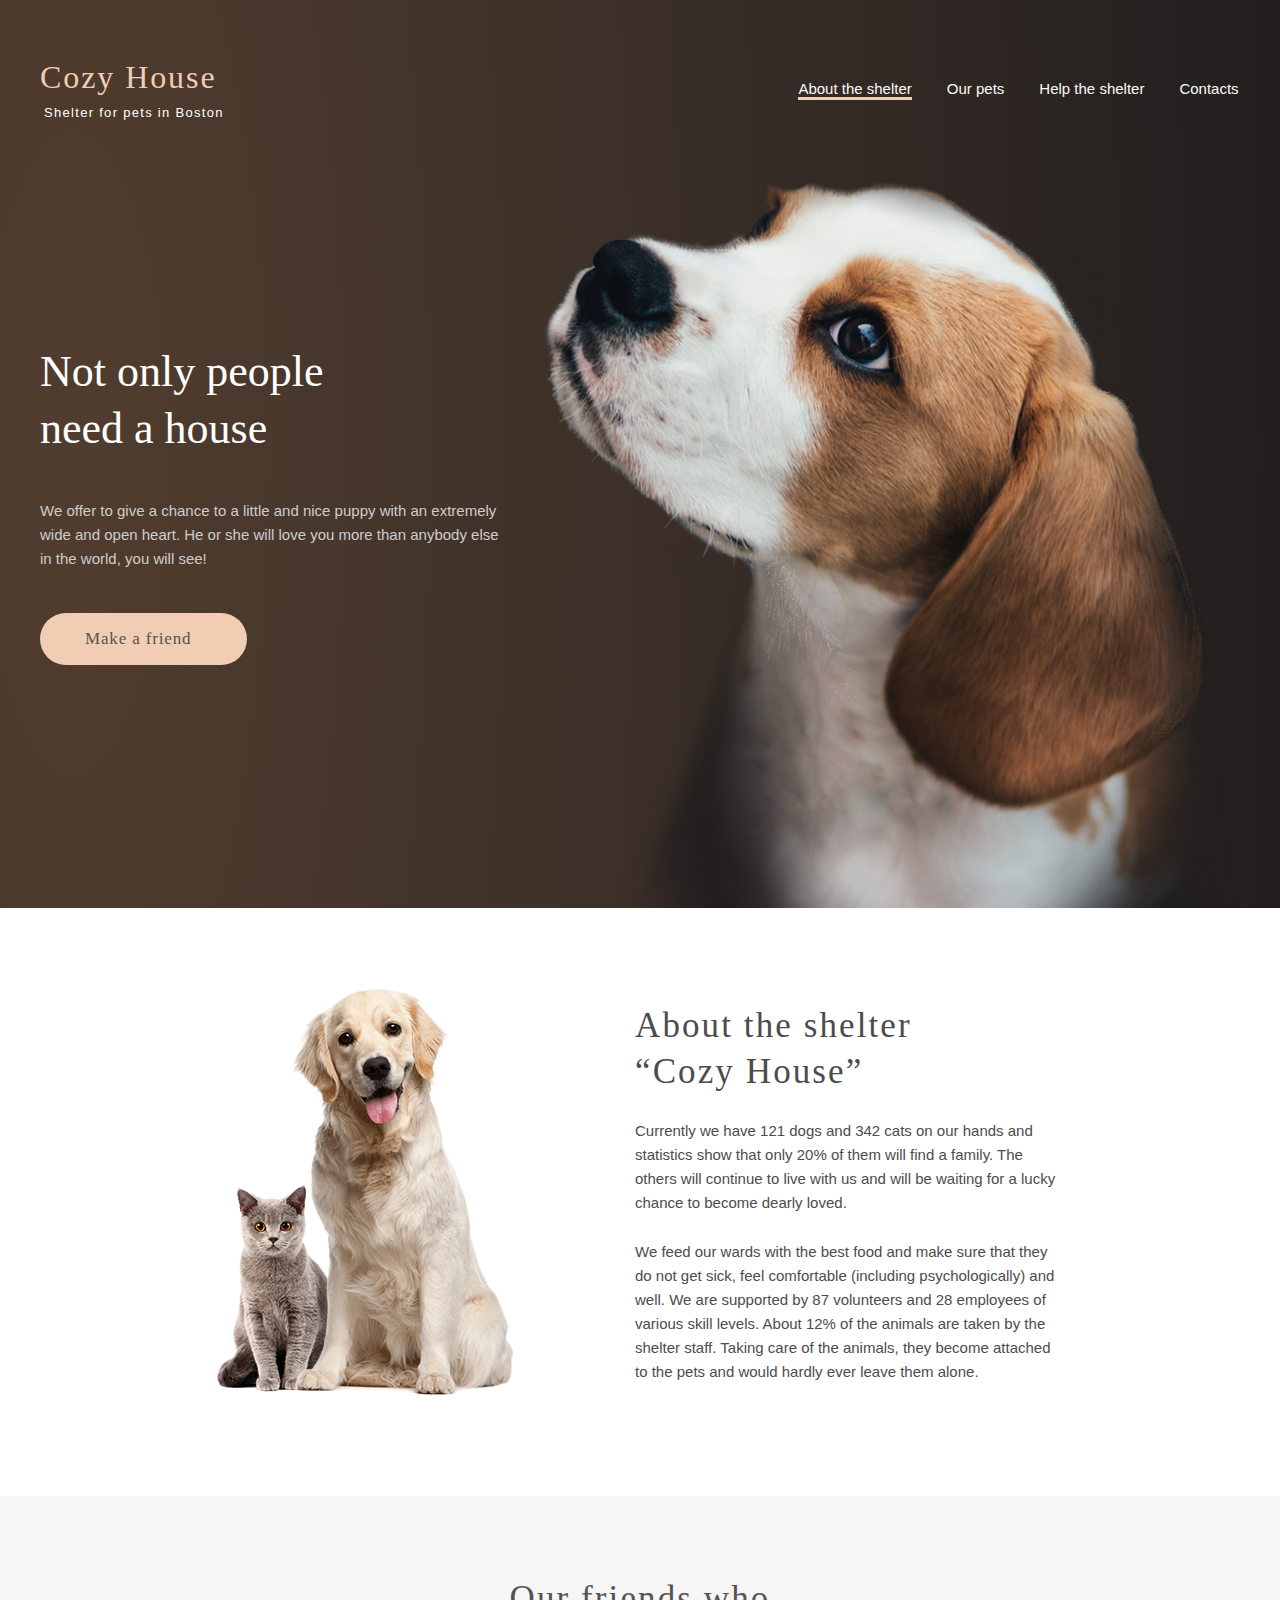
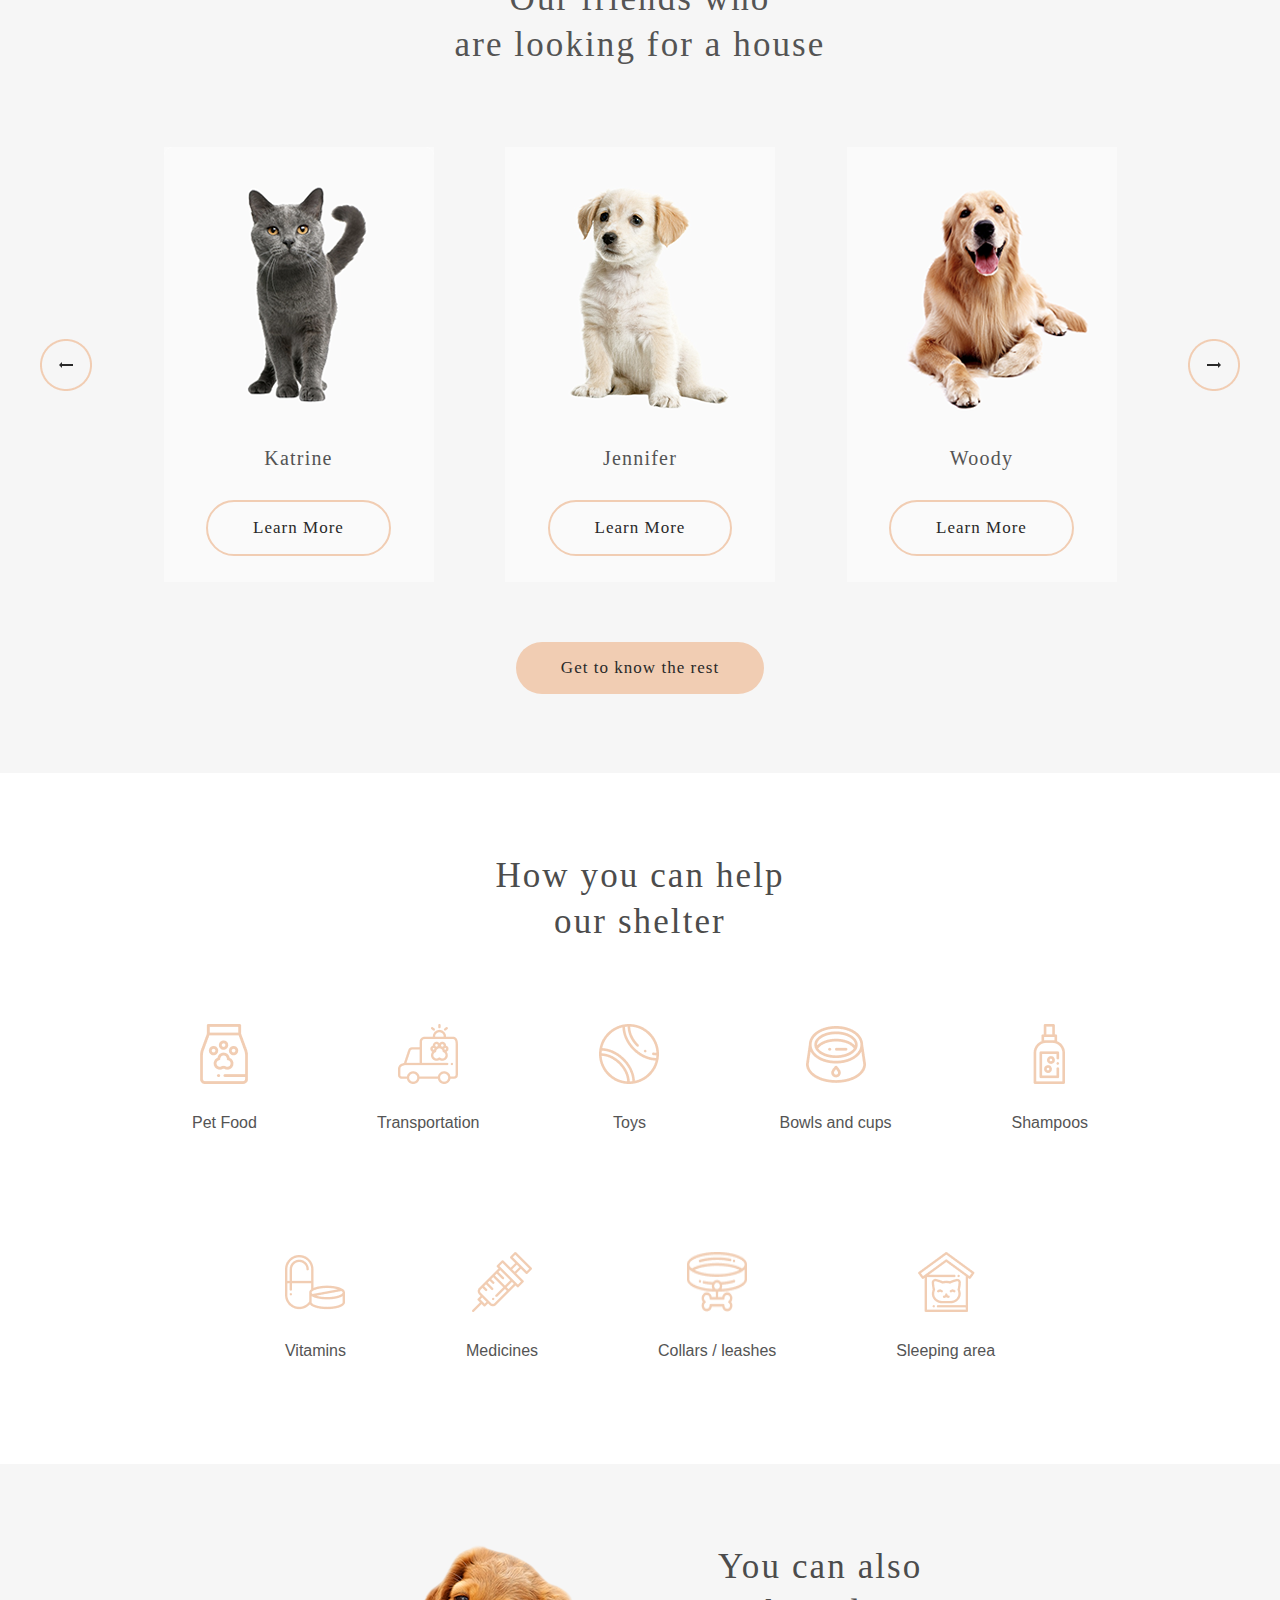
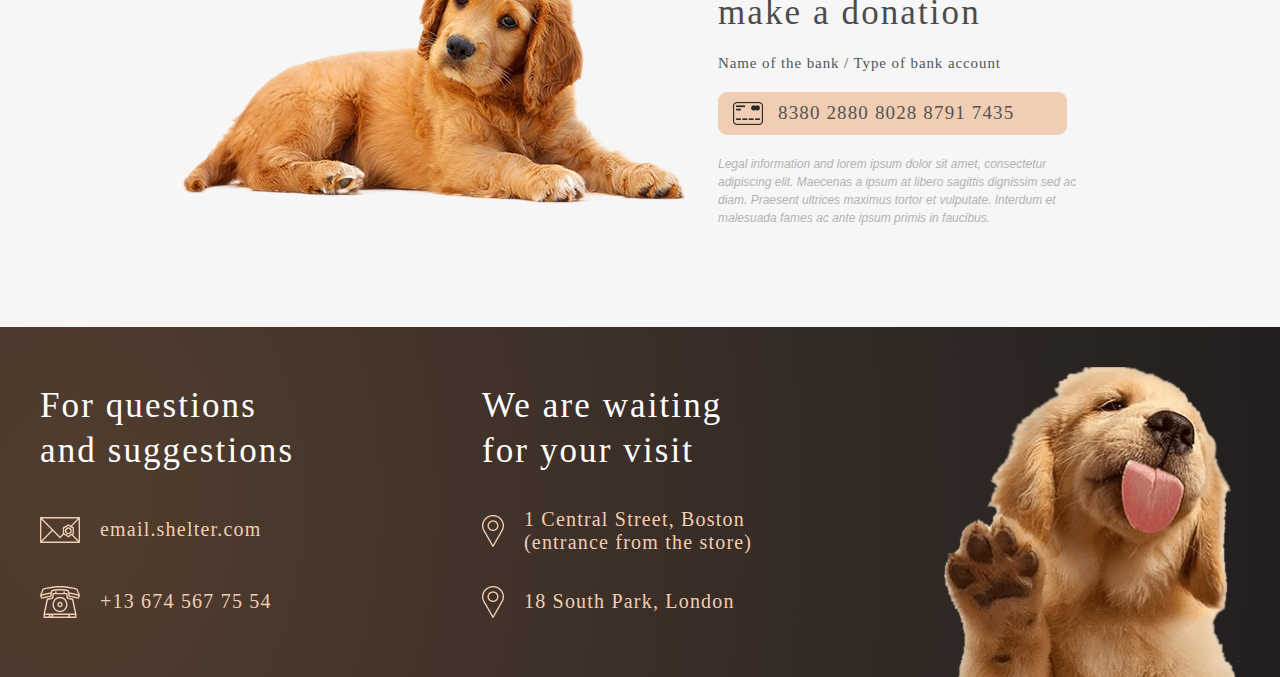
<file: index.html>
<!DOCTYPE html>
<html lang="en">
  <head>
    <meta charset="UTF-8" />
    <meta name="viewport" content="width=device-width, initial-scale=1.0" />
    <title>main</title>
    <!--Reset-->
    <link rel="stylesheet" href="style/reset.css" />
    <link rel="stylesheet" href="style/style.css" />
    <!--Fonts-->
    <link rel="stylesheet" href="assets/Fonts/georgia/style.css" />
    <link rel="stylesheet" href="assets/Fonts/arial/style.css" />
  </head>
  <body>
    <div class="gradient">
      <header class="header">
        <div class="header-row">
          <a href="index.html">
          <div class="header-logo">
            <h1>Cozy House</h1>
            <p>Shelter for pets in Boston</p>
          </div>
          </a>

          <div class="header-nav">
            <nav>
              <ul>
                <li class="active"><a href="index.html">About the shelter</a></li>
                <li class="underline"><a href="ourPets.html">Our pets</a></li>
                <li class="underline"><a href="#help_the_shelter">Help the shelter</a></li>
                <li class="underline"><a href="#contacts_link">Contacts</a></li>
              </ul>
            </nav>
          </div>
        </div>
      </header>

      <main></main>
      <section class="start-page">
        
          <div class="home-container">
            <div class="sorter">
              <h2 class="home-heading"><a name="About"></a>Not only people need a house</h2></a>
                <div class="home-text">
                <p>
                  We offer to give a chance to a little and nice puppy with an
                  extremely wide and open heart. He or she will love you more
                  than anybody else in the world, you will see!
                </p>
              </div>
              <div class="home-btn">
                <a href="#" class="btn">Make a friend</a>
              </div>
            </div>
            <div class="start-puppy">
              <img
                src="./assets/images/start-screen-puppy.png"
                alt="start-screen-puppy"
              />
            </div>
          </div>
        
      </section>
    </div>

    <section class="about-shelter">
      <div class="container about-pets">
        <div class="white-doggo">
          <img src="./assets/images/about-pets.svg" alt="white-doggo" />
        </div>

        <div class="about-shelter-text">
          <h3 name="our_pets">
            About the shelter <br />
            “Cozy House”
          </h3>
          <p class="about-paragraph">
            Currently we have 121 dogs and 342 cats on our hands and <br />
            statistics show that only 20% of them will find a family. The <br />
            others will continue to live with us and will be waiting for a lucky
            <br />
            chance to become dearly loved.
          </p>
          <p class="about-paragraph">
            We feed our wards with the best food and make sure that they <br />
            do not get sick, feel comfortable (including psychologically) and
            <br />
            well. We are supported by 87 volunteers and 28 employees of <br />
            various skill levels. About 12% of the animals are taken by the
            <br />
            shelter staff. Taking care of the animals, they become attached
            <br />
            to the pets and would hardly ever leave them alone.
          </p>
        </div>
      </div>
    </section>

    <section class="our-friends">
      <div class="our-friends-container">
        <div class="our-friends-title">
          <a name="our_pets"><h3>
            Our friends who <br />
            are looking for a house
          </h3>
          </a>
        </div>

        <div class="our-friends-pictures">
          <div class="our-friends-arrow-left">
            <img
              src="./assets/images/button_arrow.png"
              alt="button_arrow_left"
            />
          </div>

          <div class="our-pets-pictures-style">
            <img src="./assets/images/pets-katrine.svg" alt="cat-katrine" />
            <p>Katrine</p>
            <a href="#" class="our-friends-btn">Learn More</a>
          </div>

          <div class="our-pets-pictures-style">
            <img src="./assets/images/pets-jennifer.svg" alt="dog-jennifer" />
            <p>Jennifer</p>
            <a href="#" class="our-friends-btn">Learn More</a>
          </div>

          <div class="our-pets-pictures-style deletable">
            <img src="./assets/images/pets-woody.svg" alt="dog-woody" />
            <p>Woody</p>
            <a href="#" class="our-friends-btn">Learn More</a>
          </div>

          <div class="our-friends-arrow-right">
            <img
              src="./assets/images/button_arrow_rigth.png"
              alt="button_arrow_right"
            />
          </div>
        </div>

        <div class="our-friends-button">
          <a href="#" class="our-friends-btn-main">Get to know the rest</a>
        </div>
      </div>
    </section>

    <section class="how-to-help">
      <div class="how-to-help-container">
        <div class="how-to-help-title">
          <a name="help_the_shelter"
            ><h3>
              How you can help <br />
              our shelter
            </h3>
          </a>
        </div>

        <div class="how-ti-help-pictures-1">
          <div class="icons">
            <img src="./assets/images/how can help/Pet food.png" alt="Pet food" />
            <span>Pet Food</span> 
          </div>
          
          <div class="icons">
            <img
            src="./assets/images/how can help/Transportation.png"
            alt="Transportation"
          />
          <span>Transportation</span>
          </div>
          
          <div class="icons">
            <img src="./assets/images/how can help/Toys.png" alt="Toys" />
            <span>
              Toys
            </span>
          </div>

          <div class="icons">
            <img
            src="./assets/images/how can help/Bowls and cups.png"
            alt="Bowls and cups"
          />
          <span>Bowls and cups</span>
          </div>
          
          <div class="icons">
            <img src="./assets/images/how can help/Shampoos.png" alt="Shampoos" />
            <span>Shampoos</span>
          </div>
          
          <div class="icons">
            <img class="margin-vitamin" src="./assets/images/how can help/Vitamins.png" alt="Vitamins" />
            <span>
              Vitamins
            </span>
          </div>
          
          <div class="icons">
            <img
            src="./assets/images/how can help/Medicines.png"
            alt="Medicines"
          />
          <span>Medicines</span>
          </div>

          <div class="icons">
            <img
            src="./assets/images/how can help/Group 1.png"
            alt="Collars / lashes"
          />
          <span>
            Collars / leashes
          </span>
          </div>

        <div class="icons">
          <img class="margin-sleeping"
            src="./assets/images/how can help/Sleeping area.png"
            alt="Sleeping area"
          />
          <span>Sleeping area</span>
        </div>

          
          
        </div>

      </div>
    </section>

    <section class="you-can-also">
      <div class="you-can-also-container">
        <div class="you-can-also-picture">
          <img
            src="./assets/images/how can help/donation-dog.png"
            alt="donation-dog"
          />
        </div>

        <div class="you-can-also-text">
          <h3>
            You can also <br />
            make a donation
          </h3>
          <h5>Name of the bank / Type of bank account</h5>
          <div class="card-number">
            <a href="#" class="you-can-also-btn">
              <img src="./assets/images/how can help/wallet.png" alt="wallet" />
              <h4>8380 2880 8028 8791 7435</h4></a
            >
          </div>

          <p>
            Legal information and lorem ipsum dolor sit amet, consectetur <br />
            adipiscing elit. Maecenas a ipsum at libero sagittis dignissim sed ac
            <br />
            diam. Praesent ultrices maximus tortor et vulputate. Interdum et
            <br />
            malesuada fames ac ante ipsum primis in faucibus.
          </p>
        </div>
      </div>
    </section>

    <footer class="gradient">
      <div class="footer-container">
        <div class="column-1">
          <div class="footer-text">
            <h3>
              For questions <br />
              and suggestions
            </h3>
          </div>

          <div class="footer-email">
            <a href="mailto:email@shelter.com">
              <img
                src="./assets/images/footer/icon-email.svg"
                alt="icon-email"
              />
              email.shelter.com</a
            >
          </div>

          <div class="footer-phone">
            <a href="tel:+13 674 567 75 54">
              <img
                src="./assets/images/footer/icon-phone.svg"
                alt="icon-phone"
              />
              +13 674 567 75 54</a
            >
          </div>
        </div>

        <div class="column-2">
          <div class="footer-text">
            <a name="contacts_link"
              ><h3>
                We are waiting <br />
                for your visit
              </h3>
            </a>
          </div>

          <div class="footer-location">
            <a
              href="https://www.google.com/maps/place/1+Central+St,+Boston,+MA+02109,+USA/@42.3585519,-71.056915,17z/data=!3m1!4b1!4m5!3m4!1s0x89e370868bc2ce7b:0x82fa7db94f5fea9e!8m2!3d42.3585519!4d-71.0547263"
              target="_blank"
            >
              <img
                src="./assets/images/footer/icon-marker.png"
                alt="icon-marker"
              />
              1 Central Street, Boston <br /> (entrance from the store)</a
            >
          </div>

          <div class="footer-location">
            <a
              href="https://www.google.com/maps/place/18+S+Park+Rd,+London,+UK/@51.4441261,-0.2098376,17z/data=!3m1!4b1!4m5!3m4!1s0x48760f46ff61dba9:0x5696e3b778e1f425!8m2!3d51.4441261!4d-0.2076489"
              target="_blank"
            >
              <img
                src="./assets/images/footer/icon-marker.png"
                alt="icon-marker"
              />
              18 South Park, London
            </a>
          </div>
        </div>

        <div class="column-3">
          <img
            src="./assets/images/footer/footer-puppy.png"
            alt="footer-puppy"
          />
        </div>
      </div>
    </footer>
  </body>
</html>
</file>
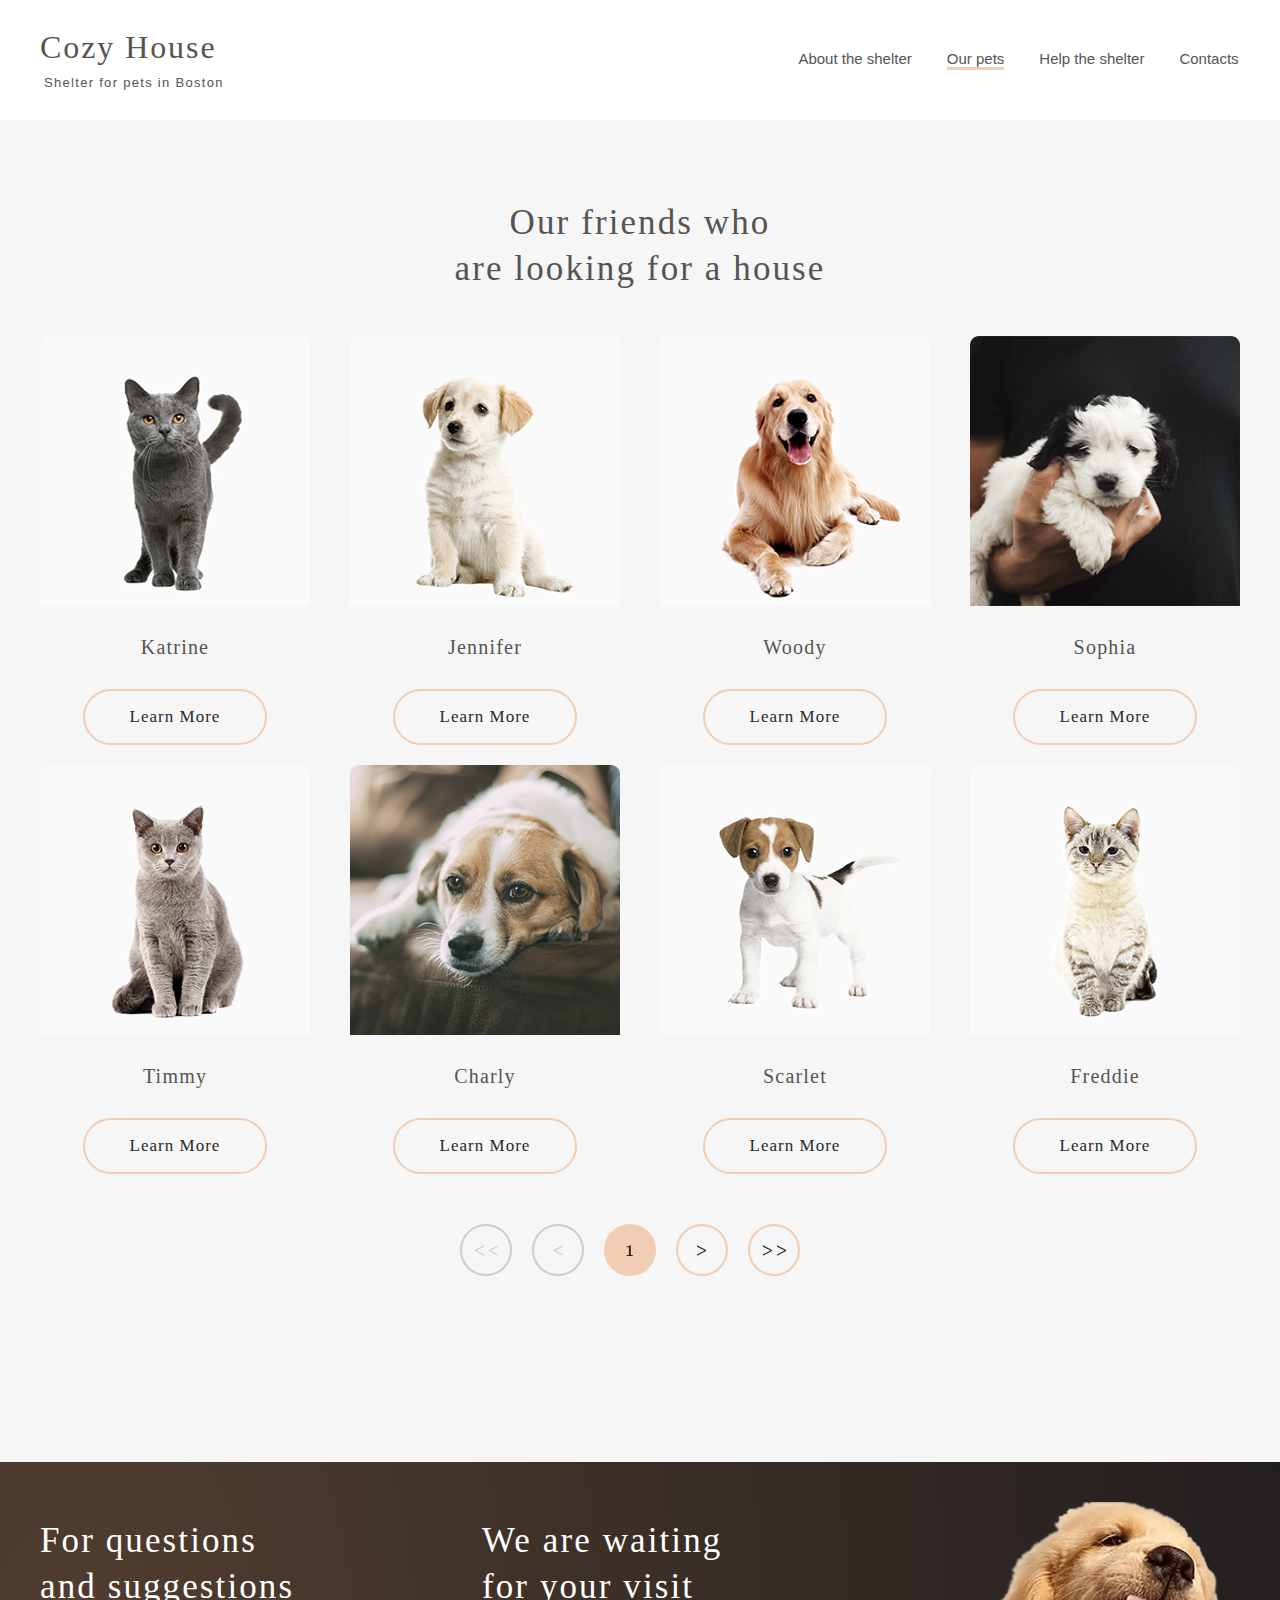
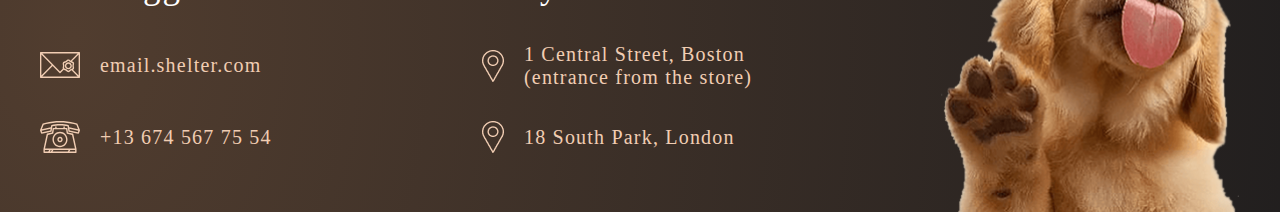
<file: ourPets.html>
<!DOCTYPE html>
<html lang="en">
  <head>
    <meta charset="UTF-8" />
    <meta name="viewport" content="width=device-width, initial-scale=1.0" />
    <title>Our Pets</title>
    <!--Reset-->
    <link rel="stylesheet" href="style/reset.css" />
    <link rel="stylesheet" href="style/style.css" />
    <!--Fonts-->
    <link rel="stylesheet" href="assets/Fonts/georgia/style.css" />
    <link rel="stylesheet" href="assets/Fonts/arial/style.css" />
  </head>
  <body>
    <header class="header our-pets-page-header">
      <div class="header-row our-pets-page-header-container">
        <a href="index.html">
          <div class="header-logo our-pets-page">
            <h1>Cozy House</h1>
            <p>Shelter for pets in Boston</p>
          </div>
        </a>

        <div class="header-nav our-pets-page">
          <nav>
            <ul>
              <li class="underline">
                <a href="index.html">About the shelter</a>
              </li>
              <li class="active"><a href="#our_pets">Our pets</a></li>
              <li class="underline">
                <a href="index.html#help_the_shelter">Help the shelter</a>
              </li>
              <li class="underline"><a href="#contacts_link">Contacts</a></li>
            </ul>
          </nav>
        </div>
      </div>
    </header>
    <main></main>

    <section class="our-pets-page-main">
      <div class="our-pets-page-container">
        <div class="our-pets-page-title">
          Our friends who <br />
          are looking for a house
        </div>

        <div class="our-pets-page-img-row-1">
          <div class="our-pets-page-img-style">
            <img src="./assets/images/pets-katrine.svg" alt="cat-katrine" />
            <p>Katrine</p>
            <a href="#" class="our-pets-button">Learn More</a>
          </div>

          <div class="our-pets-page-img-style">
            <img src="./assets/images/pets-jennifer.svg" alt="dog-jennifer" />
            <p>Jennifer</p>
            <a href="#" class="our-pets-button">Learn More</a>
          </div>

          <div class="our-pets-page-img-style">
            <img src="./assets/images/pets-woody.svg" alt="dog-woody" />
            <p>Woody</p>
            <a href="#" class="our-pets-button">Learn More</a>
          </div>

          <div class="our-pets-page-img-style">
            <img src="./assets/images/pets-Sophia.svg" alt="dog-Sophia" />
            <p>Sophia</p>
            <a href="#" class="our-pets-button">Learn More</a>
          </div>

          <div class="our-pets-page-img-style">
            <img src="./assets/images/pets-timmy.svg" alt="cat-Timmy" />
            <p>Timmy</p>
            <a href="#" class="our-pets-button">Learn More</a>
          </div>

          <div class="our-pets-page-img-style">
            <img src="./assets/images/pets-charly.svg" alt="dog-Charly" />
            <p>Charly</p>
            <a href="#" class="our-pets-button">Learn More</a>
          </div>

          <div class="our-pets-page-img-style deletable">
            <img src="./assets/images/pets-scarlet.svg" alt="dog-Scarlet" />
            <p>Scarlet</p>
            <a href="#" class="our-pets-button">Learn More</a>
          </div>

          <div class="our-pets-page-img-style deletable">
            <img src="./assets/images/pets-freddie.svg" alt="cat-Freddie" />
            <p>Freddie</p>
            <a href="#" class="our-pets-button">Learn More</a>
          </div>
        </div>

        <div class="our-pets-page-pagination">
          <div class="pagination inactive double-symbol">
            <img
              src="./assets/images/Pagination/less_less.svg"
              alt="less-symbol"
            />
          </div>

          <div class="pagination inactive single-symbol">
            <img src="./assets/images/Pagination/less.svg" alt="less-symbol" />
          </div>
          <div class="pagination page-symbol">
            <a href="#"
              ><img src="./assets/images/Pagination/1.svg" alt="page-number" />
            </a>
          </div>

          <div class="pagination single-symbol">
            <a href="#"
              ><img
                src="./assets/images/Pagination/more.svg"
                alt="more-symbol"
              />
            </a>
          </div>

          <div class="pagination double-symbol">
            <a href="#">
              <img
                src="./assets/images/Pagination/more_more.svg"
                alt="more-symbol"
              />
            </a>
          </div>
        </div>
      </div>
    </section>

    <footer class="gradient">
      <div class="footer-container">
        <div class="column-1">
          <div class="footer-text">
            <h3>
              For questions <br />
              and suggestions
            </h3>
          </div>

          <div class="footer-email">
            <a href="mailto:email@shelter.com">
              <img
                src="./assets/images/footer/icon-email.svg"
                alt="icon-email"
              />
              email.shelter.com</a
            >
          </div>

          <div class="footer-phone">
            <a href="tel:+13 674 567 75 54">
              <img
                src="./assets/images/footer/icon-phone.svg"
                alt="icon-phone"
              />
              +13 674 567 75 54</a
            >
          </div>
        </div>

        <div class="column-2">
          <div class="footer-text">
            <a name="contacts_link"
              ><h3>
                We are waiting <br />
                for your visit
              </h3>
            </a>
          </div>

          <div class="footer-location">
            <a
              href="https://www.google.com/maps/place/1+Central+St,+Boston,+MA+02109,+USA/@42.3585519,-71.056915,17z/data=!3m1!4b1!4m5!3m4!1s0x89e370868bc2ce7b:0x82fa7db94f5fea9e!8m2!3d42.3585519!4d-71.0547263"
              target="_blank"
            >
              <img
                src="./assets/images/footer/icon-marker.png"
                alt="icon-marker"
              />
              1 Central Street, Boston <br />
              (entrance from the store)</a
            >
          </div>

          <div class="footer-location">
            <a
              href="https://www.google.com/maps/place/18+S+Park+Rd,+London,+UK/@51.4441261,-0.2098376,17z/data=!3m1!4b1!4m5!3m4!1s0x48760f46ff61dba9:0x5696e3b778e1f425!8m2!3d51.4441261!4d-0.2076489"
              target="_blank"
            >
              <img
                src="./assets/images/footer/icon-marker.png"
                alt="icon-marker"
              />
              18 South Park, London
            </a>
          </div>
        </div>

        <div class="column-3">
          <img
            src="./assets/images/footer/footer-puppy.png"
            alt="footer-puppy"
          />
        </div>
      </div>
    </footer>
  </body>
</html>
</file>
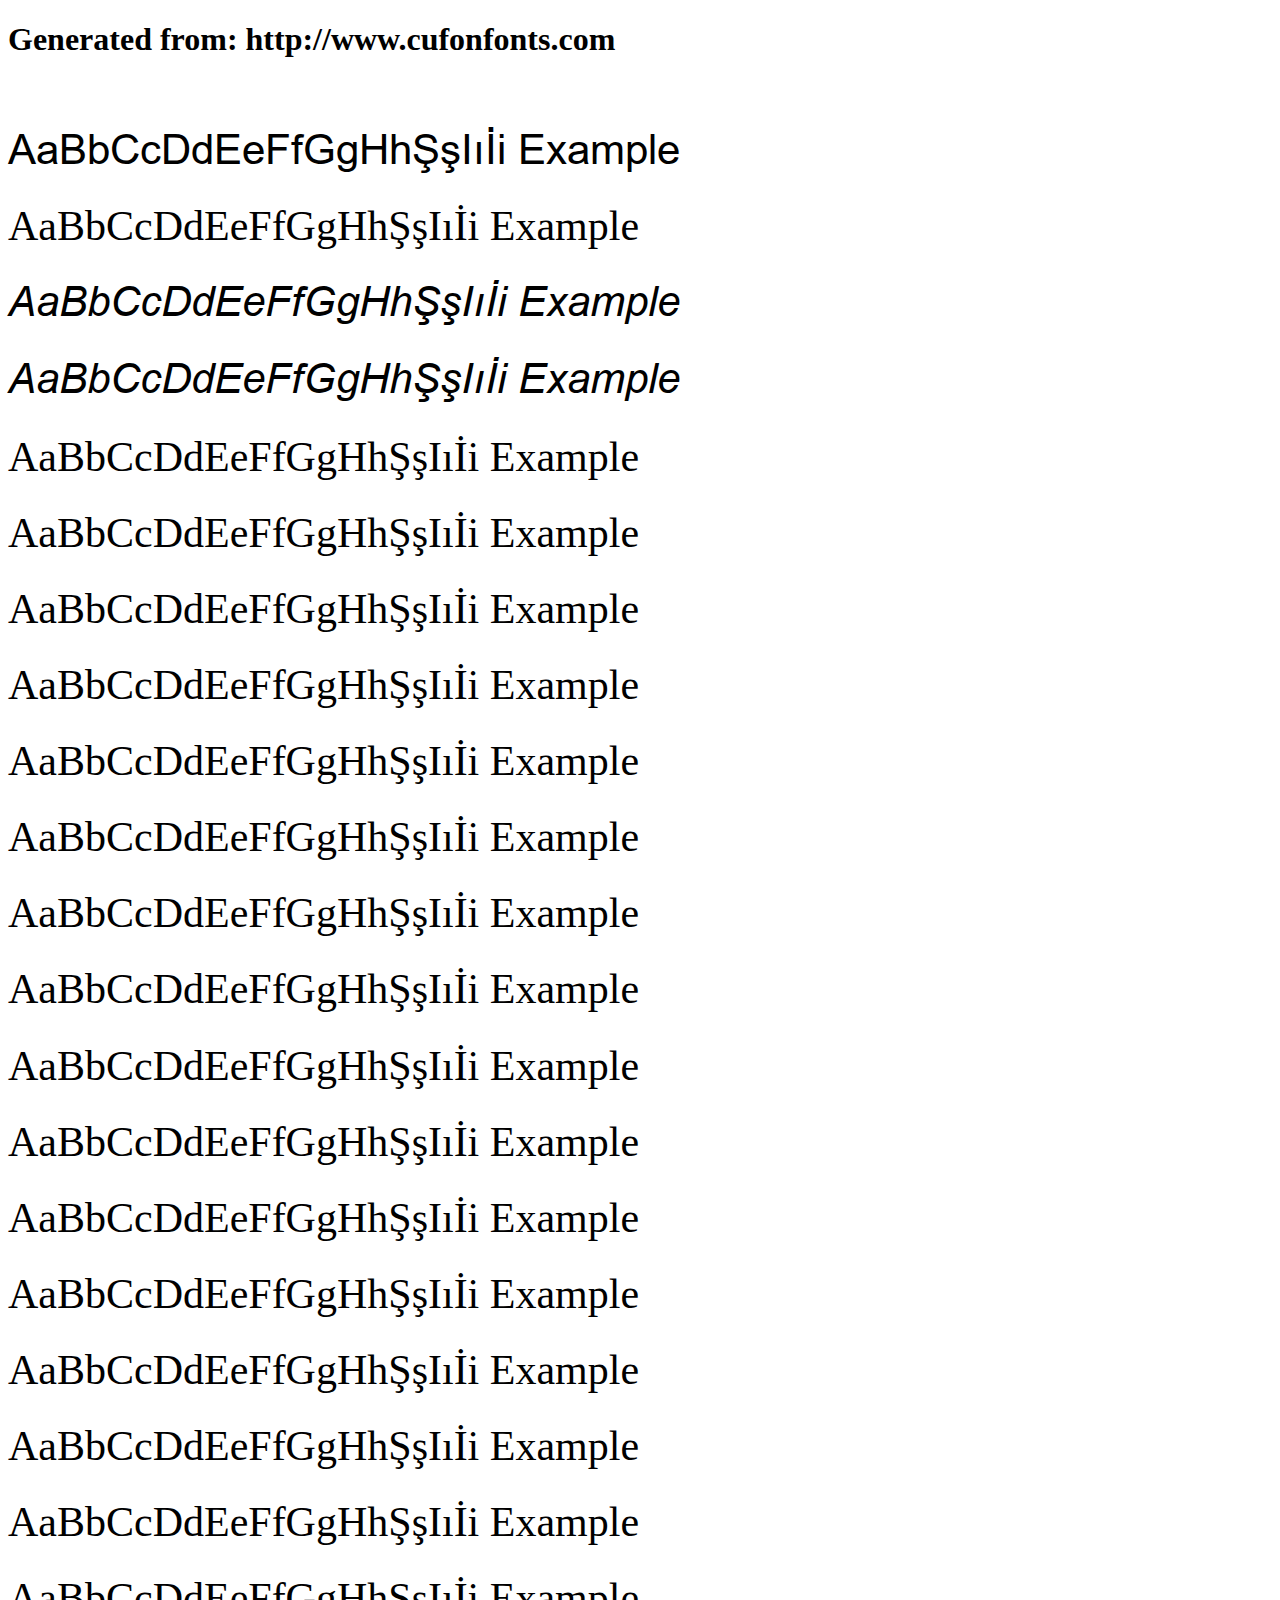
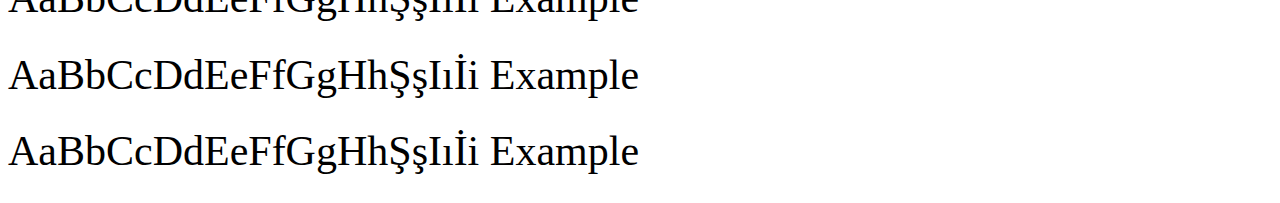
<file: assets/Fonts/arial/example.html>
<!DOCTYPE html>
<html xmlns="http://www.w3.org/1999/xhtml">
<head>
    <meta http-equiv="Content-Type" content="text/html; charset=utf-8"/>
    <link rel="stylesheet" type="text/css"
          href="style.css"/>
</head>

<body>

<h1>Generated from: http://www.cufonfonts.com</h1><br/>
<h1 style="font-family:'Arial Regular';font-weight:normal;font-size:42px">AaBbCcDdEeFfGgHhŞşIıİi Example</h1>
<h1 style="font-family:'Arial Narrow';font-weight:normal;font-size:42px">AaBbCcDdEeFfGgHhŞşIıİi Example</h1>
<h1 style="font-family:'Arial Italic';font-weight:normal;font-size:42px">AaBbCcDdEeFfGgHhŞşIıİi Example</h1>
<h1 style="font-family:'Arial Italic';font-weight:normal;font-size:42px">AaBbCcDdEeFfGgHhŞşIıİi Example</h1>
<h1 style="font-family:'Arial Narrow Italic';font-weight:normal;font-size:42px">AaBbCcDdEeFfGgHhŞşIıİi Example</h1>
<h1 style="font-family:'Arial Medium';font-weight:normal;font-size:42px">AaBbCcDdEeFfGgHhŞşIıİi Example</h1>
<h1 style="font-family:'Arial Medium Italic';font-weight:normal;font-size:42px">AaBbCcDdEeFfGgHhŞşIıİi Example</h1>
<h1 style="font-family:'Arial Bold';font-weight:normal;font-size:42px">AaBbCcDdEeFfGgHhŞşIıİi Example</h1>
<h1 style="font-family:'Arial Bold';font-weight:normal;font-size:42px">AaBbCcDdEeFfGgHhŞşIıİi Example</h1>
<h1 style="font-family:'Arial Narrow Bold';font-weight:normal;font-size:42px">AaBbCcDdEeFfGgHhŞşIıİi Example</h1>
<h1 style="font-family:'Arial Bold Italic';font-weight:normal;font-size:42px">AaBbCcDdEeFfGgHhŞşIıİi Example</h1>
<h1 style="font-family:'Arial Bold Italic';font-weight:normal;font-size:42px">AaBbCcDdEeFfGgHhŞşIıİi Example</h1>
<h1 style="font-family:'Arial Narrow Bold Italic';font-weight:normal;font-size:42px">AaBbCcDdEeFfGgHhŞşIıİi Example</h1>
<h1 style="font-family:'Arial Black';font-weight:normal;font-size:42px">AaBbCcDdEeFfGgHhŞşIıİi Example</h1>
<h1 style="font-family:'Arial Black Italic';font-weight:normal;font-size:42px">AaBbCcDdEeFfGgHhŞşIıİi Example</h1>
<h1 style="font-family:'Arial Light Regular';font-weight:normal;font-size:42px">AaBbCcDdEeFfGgHhŞşIıİi Example</h1>
<h1 style="font-family:'Arial CE Regular';font-weight:normal;font-size:42px">AaBbCcDdEeFfGgHhŞşIıİi Example</h1>
<h1 style="font-family:'Arial CE MT Black Regular';font-weight:normal;font-size:42px">AaBbCcDdEeFfGgHhŞşIıİi Example</h1>
<h1 style="font-family:'Arial CE Bold';font-weight:normal;font-size:42px">AaBbCcDdEeFfGgHhŞşIıİi Example</h1>
<h1 style="font-family:'Arial Light Italic';font-weight:normal;font-size:42px">AaBbCcDdEeFfGgHhŞşIıİi Example</h1>
<h1 style="font-family:'Arial CE Italic';font-weight:normal;font-size:42px">AaBbCcDdEeFfGgHhŞşIıİi Example</h1>
<h1 style="font-family:'Arial CE Bold Italic';font-weight:normal;font-size:42px">AaBbCcDdEeFfGgHhŞşIıİi Example</h1>


</body>
</html>
</file>
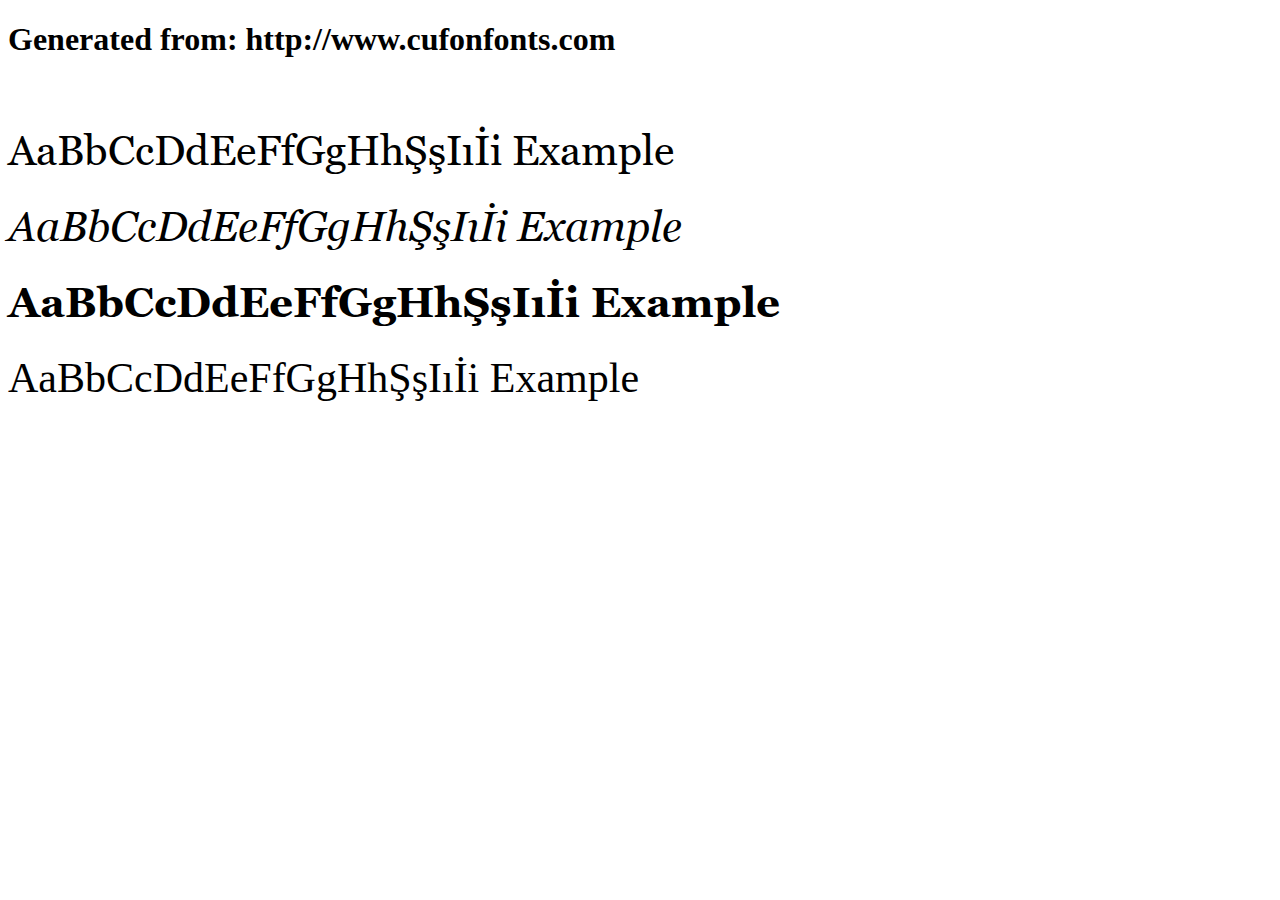
<file: assets/Fonts/georgia/example.html>
<!DOCTYPE html>
<html xmlns="http://www.w3.org/1999/xhtml">
<head>
    <meta http-equiv="Content-Type" content="text/html; charset=utf-8"/>
    <link rel="stylesheet" type="text/css"
          href="style.css"/>
</head>

<body>

<h1>Generated from: http://www.cufonfonts.com</h1><br/>
<h1 style="font-family:'Georgia Regular';font-weight:normal;font-size:42px">AaBbCcDdEeFfGgHhŞşIıİi Example</h1>
<h1 style="font-family:'Georgia Italic';font-weight:normal;font-size:42px">AaBbCcDdEeFfGgHhŞşIıİi Example</h1>
<h1 style="font-family:'Georgia Bold';font-weight:normal;font-size:42px">AaBbCcDdEeFfGgHhŞşIıİi Example</h1>
<h1 style="font-family:'Georgia Bold Italic';font-weight:normal;font-size:42px">AaBbCcDdEeFfGgHhŞşIıİi Example</h1>


</body>
</html>
</file>
<file: style/style.css>
body {
    font-family: Georgia, sans-serif;
    font-weight: normal;
    color: #545454;

}
/* Global */
h2 {
    color: #FFFFFF;
    font-family: 'Georgia';
    font-style: normal;
    font-weight: 400;
    font-size: 44px;
    line-height: 130%;
    display: flex;
    align-items: center;
}

h3 {
    font-family: 'Georgia';
    font-style: normal;
    font-weight: 400;
    font-size: 35px;
    line-height: 130%;
    color: #4C4C4C;
}

h4 {
    font-family: 'Georgia';
    font-style: normal;
    font-weight: 400;
    font-size: 20px;
    line-height: 115%;
}


/* Utility */

.none {
    display: none !important;
}

.visually-hidden {
    position: absolute;
    opacity: 0;
    visibility: hidden;
    width: 0;
    height: 0;
    display: block;
    margin-left: -10000px;
    background: transparent;
    font-size: 0px;
}

/* Grid elements */

.containter {
    width: 1280px;
    padding-left: 40px;
    padding-right: 40px;
    
}

/*Gradient*/

.gradient {
    background-image: url(../assets/images/banner-texture.png);
    background: radial-gradient(110.67% 538.64% at 5.73% 50%, #513D2F 0%, #1A1A1C 100%), #211F20;
    width: 1280px;
    margin:auto;
    
    

}

/* Header */

.header {
    width: 1280px;
    height: 60px;
    padding-top: 60px;
    padding-left: 40px;
    padding-right: 40px;
    border-radius: 0px;
    margin: auto;
}


.header-row {
    display: flex;
    width: 1200px;
    height: 60px;
    align-items: center;

}

.header-row a{
    margin-bottom: 0px;
}


.header-logo {
    margin-right: 567px;
    width: 190px;
    height: 60px;
}


.header-logo h1 {
    color: #F1CDB3;
    font-family: 'Georgia';
    font-style: normal;
    font-weight: 400;
    font-size: 32px;
    line-height: 110%;
    letter-spacing: 0.06em;
    margin-bottom:10px;
    
}

.header-logo p {
    font-family: 'Arial';
    font-style: normal;
    font-weight: 400;
    font-size: 13px;
    line-height: 15px;
    color: #FFFFFF;
    letter-spacing: 0.1em;
    padding-left: 4px;
    margin-bottom: 0px;
}


.header-nav {
    font-family: Arial, sans-serif;
    font-weight: 400;
    font-size: 15px;
    color: #FAFAFA;
    margin: auto;
    

}

.header-nav ul {
   display: flex;
   justify-content: flex-end;

}

.header-nav ul li a {
    margin-bottom: 0px;
}



.underline:hover {
    border-bottom: 3px solid #F1CDB3;
    transition: left 500ms ease-out;

}

.active {
    border-bottom: 3px solid #F1CDB3;

}

.header-nav ul li{
    margin-right: 35px;
    margin-left: auto;
 }

 .header-nav ul li:last-child {
    margin-right: 0px;
 }


 /*home*/
 .start-page {
    width: 1280px;
    padding-left: 40px;
    padding-right: 40px;
    display: flex;
    padding-top: 120px;
    height: 848px;
    margin: auto;

 }
 .home-container {
     display: flex;
     align-items: center;
 }

 .sorter {
     margin-right: 42px;
 }

 .home-content {
    
    height: 322px;
    width: 460px;

    border-radius: 0px;
    margin-right: 42px;


 }

 .home-heading {
    margin-top: -60px;
    width: 310px;
    height: 114px;
    left: calc(50% - 310px/2 - 75px);
    margin-bottom:42px;

 }

 
 
 .home-text {
    color: #CDCDCD;
    width: 460px;
    height: 72px;

 
    
    
 }

 .home-text p {
    color: #CDCDCD;
    font-family: 'Arial';
    font-style: normal;
    font-weight: 400;
    font-size: 15px;
    line-height: 160%;
    display: flex;
    align-items: center;
 }

 .home-btn {
    margin-top: 42px;
    
 }

 .btn {
    padding: 15px 45px;
    background: #F1CDB3;
    border-radius: 100px;
    width: 207px;
    font-family: 'Georgia';
    font-style: normal;
    font-weight: 400;
    font-size: 17px;
    line-height: 130%;
    letter-spacing: 0.05em;
 
 }

 .btn a {
    margin-bottom: 0px;
 }
 
 .btn:hover {
    
    background: #FDDCC4;
     
 }
 
 .start-puppy img{
    width: 698px;
    height: 728px;
    margin: auto;


        
    
 }

 /*About pets page*/

 .about-shelter {
    width: 1280px;

    margin: 95px auto 87px;
}

.about-shelter-text h3 {
    font-family: 'Georgia';
    font-style: normal;
    font-weight: 400;
    font-size: 35px;
    line-height: 130%;
    letter-spacing: 0.06em;
    margin-bottom: 25px;
}

.about-pets {
    width: 1200px;
    
    display: flex;
    margin:auto;
}

 .white-doggo {
    margin-left: 175px;
    margin-right: 120px;
    margin-top: -15px;
 }

 .about-paragraph {
    font-family: 'Arial';
    font-style: normal;
    font-weight: 400;
    font-size: 15px;
    line-height: 160%;
    color: #4C4C4C;
    margin-bottom: 25px;
 }

 /*Our friends page*/

 .our-friends {
    background: #F6F6F6;
    width: 1280px;
    height: 877px;
    margin: auto;

 }

 .our-friends-container {
    width: 1280px;
    height: 877px;
    padding-top: 80px;

 }

 .our-friends-title{
    text-align: center;
    font-family: 'Georgia';
    font-style: normal;
    font-weight: 400;
    font-size: 35px;
    line-height: 130%;
    letter-spacing: 0.06em;
    color: #545454;

 }
 
 .our-friends-title a h3 {
    text-align: center;
    font-family: 'Georgia';
    font-style: normal;
    font-weight: 400;
    font-size: 35px;
    line-height: 130%;
    letter-spacing: 0.06em;
    color: #545454;

    
 }

 .our-friends-pictures {
    margin-top: 60px;
    display: flex;
    align-items: center;
    justify-content: space-between;
    margin-right: 40px;
    margin-left: 40px;
 }


 
 .our-pets-pictures-style {
    text-align: center;
    background-color: #FAFAFA;
    height: 435px;

 }

 .our-pets-pictures-style p {
    text-align: center;
    font-family: 'Georgia';
    font-style: normal;
    font-weight: 400;
    font-size: 20px;
    line-height: 23px;
    letter-spacing: 0.06em;
    color: #545454;
    margin-top:30px;
    margin-bottom:30px;
    
 }

 .our-pets-pictures-style a {
    padding: 15px 45px;
    border: solid 2px #F1CDB3;
    border-radius: 100px;
    text-align: center;
    font-family: 'Georgia';
    font-style: normal;
    font-weight: 400;
    font-size: 17px;
    line-height: 130%;
    letter-spacing: 0.06em;
    color: #292929;

 }

 .our-pets-pictures-style a:hover {
 
    background-color: #FDDCC4;


 }

 .our-friends-button {
    text-align: center;
    margin-top: 60px;
    height: 52px;


 }

 .our-friends-btn-main {
    padding: 15px 45px;
    border-radius: 100px;
    background-color: #F1CDB3;
    margin-top: 0px;
    font-family: 'Georgia';
    font-style: normal;
    font-weight: 400;
    font-size: 17px;
    line-height: 130%;
    letter-spacing: 0.06em;
    color: #292929;
    
 }

 .our-friends-btn-main:hover {

    background-color: #FDDCC4;
    
 }



 /* how to help page */

 .how-to-help {
    background: #FFFFFF;
    color: #545454;
    margin:auto;
    height: 611px;

 }

 .how-to-help-container {
    width: 1200px;
    margin:auto;

 }

 .how-to-help-title {
    text-align: center;
    margin-top: 80px;
    margin-bottom: 60px;
    margin-right: auto;
    margin-left: auto;
    letter-spacing: 0.06em;
    font-family: 'Georgia';
    font-style: normal;
    font-weight: 400;
    font-size: 35px;
    line-height: 130%;

 }


 

 .how-ti-help-pictures-1 {
    display: flex;
    flex-wrap: wrap;
    gap: 120px;
    margin-left: 83px;
    margin-right: 83px;
    justify-content: center;
}

.icons {
    display: flex;
    flex-direction: column;
    justify-content: baseline;
    align-items: center;
    
}
.icons img {
    margin-bottom: 30px;
    width: 60px;
    height: 60px;
}


/*you can also page*/
.you-can-also {
    background: #F6F6F6;
    width: 1280px;

    margin: auto;

}

.you-can-also-container {
    width: 1200px;
    display: flex;
    padding-top: 80px;
    padding-right: 182px;
    padding-left: 183px;
    padding-bottom: 100px;

}

.you-can-also-text {
    text-align: left;
    margin-left: 30px;
}

.you-can-also-text h3 {
    font-family: 'Georgia';
    font-style: normal;
    font-weight: 400;
    font-size: 35px;
    line-height: 130%;
    letter-spacing: 0.06em;
}

.you-can-also-text h5 {
    font-family: 'Georgia';
    font-style: normal;
    font-weight: 400;
    font-size: 15px;
    line-height: 110%;
    letter-spacing: 0.06em;
}

.you-can-also-text h3, h5, p, a{
    margin-bottom: 20px;
}

.you-can-also-text p {
    font-style: italic;
    margin-bottom: 0px;
}

.you-can-also-text a{

    background: #F1CDB3;
    border-radius: 9px;
    display: flex;
    align-items: center;
    width: 349px;
    height: 43px;

}


.you-can-also-text a:hover{

    background: #FDDCC4;
 

}

.you-can-also-btn h4{
    font-family: 'Georgia';
    font-style: normal;
    font-weight: 400;
    font-size: 19px;
    line-height: 115%;
    letter-spacing: 0.06em;
    margin-left: 15px;
    width: 274px;
}

.you-can-also-btn {
   
    padding: 10px 15px;
}


.you-can-also-text p{
    color: #B2B2B2;
    font-family: 'Arial';
    font-style: italic;
    font-weight: 400;
    font-size: 12px;
    line-height: 18px;
    width: 380px;
}

.you-can-also-text img{
    display: flex;
    align-items: center;
}


/*footer*/

.footer-container {
    display: flex;
    width: 1280px;
    margin: auto;
    justify-content: space-between;
    padding-top: 40px;
    padding-right: 40px;
    padding-left: 40px;
}

.footer-text h3 {
    margin-top: 16px;
    font-family: 'Georgia';
    font-style: normal;
    font-weight: 400;
    font-size: 35px;
    line-height: 130%;
    letter-spacing: 0.06em;
}

.footer-email a {
    font-family: 'Georgia';
    font-style: normal;
    font-weight: 400;
    font-size: 20px;
    line-height: 115%;
    letter-spacing: 0.06em;
}

.footer-phone a {
    font-family: 'Georgia';
    font-style: normal;
    font-weight: 400;
    font-size: 20px;
    line-height: 115%;
    letter-spacing: 0.06em;
}

.column-1 h3{
 color: #FFFFFF;
 margin-bottom: 40px;
}

.column-1 a{
    display: flex;
    align-items: center;
    color: #F1CDB3;
    margin-bottom: 40px;

}

.column-1 img{
    margin-right: 20px;
}


.column-2 h3{
    color: #FFFFFF;
    margin-bottom: 34px;
   }
   
.column-2 a {
    display: flex;
    align-items: center;
    color: #F1CDB3;
    margin-bottom: 32px;

}

.footer-location a {
    font-family: 'Georgia';
    font-style: normal;
    font-weight: 400;
    font-size: 20px;
    line-height: 115%;
    letter-spacing: 0.06em;
}


.footer-text a {
    margin-bottom: 0px;
}
   
.column-2 img{
    margin-right: 20px;
}

/* Our Pets Page */

.our-pets-page {
    color: #545454;
}

.our-pets-page-header {
    background-color: #FFFFFF;
    padding-top: 0px;
    padding-bottom: 0px;
}

.our-pets-page-header-container {
    width: 1200px;
    height: 60px;
    margin-top: 30px;
    margin-bottom: 30px;

}

.our-pets-page h1{
    color: #545454;
}

.our-pets-page p{
    color: #545454;
}

.our-pets-page-main {
    width: 1280px;
    background-color: #F6F6F6;
    display: flex;
    margin: auto;
    height: 1342px;
    margin-top: 30px;
}

.our-pets-page-container {
    width: 1200px;
    margin-left: 40px;
    margin-right: 40px;
    align-items: center;
}

.our-pets-page-title {
  
    text-align: center;
    margin-top: 80px;
    margin-bottom: 45px;
    margin-right: auto;
    margin-left: auto;

    font-family: 'Georgia';
    font-style: normal;
    font-weight: 400;
    font-size: 35px;
    line-height: 130%;
    letter-spacing: 0.06em;
}

.our-pets-page-img {
    display: flex;
    justify-content: space-between;
}

.our-pets-page-img-row-1 {
    display: flex;
    flex-wrap: wrap;
    justify-content: space-between;
    margin-bottom: 30px;
}

.our-pets-page-img-row-2 {
    display: flex;
    justify-content: space-between;
    margin-bottom: 45px;
}

.our-pets-page-img-style {
    display: flex;
    flex-direction: column;
    justify-content: center;
    align-items: center;
}



.our-pets-page-img-style p {
    text-align: center;
    font-family: 'Georgia';
    font-style: normal;
    font-weight: 400;
    font-size: 20px;
    line-height: 23px;
    letter-spacing: 0.06em;
    color: #545454;
    margin-top:30px;
    margin-bottom:30px;
    
 }

.our-pets-page-img-style a {
    
    padding: 15px 45px;
    border: solid 2px #F1CDB3;
    border-radius: 100px;
    
    font-family: 'Georgia';
    font-style: normal;
    font-weight: 400;
    font-size: 17px;
    line-height: 130%;
    letter-spacing: 0.06em;
    color: #292929;
    

 }

 .our-pets-page-img-style a:hover {
     background-color: #FDDCC4;
 }

 .our-pets-page-pagination {
     display: flex;
     justify-content: center;
     align-items: center;
 }

 .pagination {
    border: solid 2px #F1CDB3;
    border-radius: 100px;
    margin-right: 20px;
    height:52px;
    width:52px;

    font-family: 'Georgia';
    font-style: normal;
    font-weight: 400;
    font-size: 20px;
    line-height: 115%;
    letter-spacing: 0.06em;

    display: flex;
    align-items: center;
    justify-content: center;
    
 }



 .inactive {
    border: 2px solid #CDCDCD;
    border-radius: 100px;
 }

  .page-symbol {
    
    background: #F1CDB3;
    border-radius: 100px;
    
 }

 .page-symbol a {
    display: flex;
    align-items: center;
    justify-content: center;
    margin: 0px;
 }
 
 .single-symbol a{
    display: flex;
    align-items: center;
    justify-content: center;
    margin: 0px;
 }


 .double-symbol a{
    display: flex;
    align-items: center;
    justify-content: center;
    margin: 0px;
 }

 .our-pets-button {
 
    align-items: center
 }


 .our-pets-page-img-style img:hover {
    cursor: pointer;
 }
 

 /* Responsive */

 @media only screen and (max-width: 768px) {
   
    .gradient {
        background-image: url(../assets/images/banner-texture.png);
        background: radial-gradient(110.67% 538.64% at 5.73% 50%, #513D2F 0%, #1A1A1C 100%), #211F20;
        width: 768px;
        margin: auto;
    }

    .header {
        width: 768px;
        height: 60px;
        padding-top: 30px;
        padding-left: 30px;
        padding-right: 30px;
        border-radius: 0px;
        margin: auto;
    }
    
    .header-row {
        width: 708px;
        display: flex;
        
        width: 100%;
    }
    
    .header-nav {
        align-self: flex-end;
       

    }

    .header-logo {

        margin-right: 81px;
        width: 186px;
        height: 60px;
        
    }

    .start-page {
        width: 768px;
        padding-left: 40px;
        padding-right: 40px;
        display: flex;
        padding-top: 60px;
        height: 1155px;
        margin: auto;
        justify-content: center;
    
     }

     .home-container {
         flex-direction: column;
         width: 569px;

     }

     .start-puppy img{
        width: 569px;
        height: 593px;
        margin: auto;
        margin-top: 100px;
        margin-left: 70px;
    
     }


     .home-heading {
        margin-top: 60px;
        width: 310px;
        height: 114px;
        left: calc(50% - 310px/2 - 75px);
        margin-bottom:42px;
    
     }

     .home-btn {
        margin-top: 42px;
        display: flex;
        justify-content: center;
        
     }

     /* About shelter 768px */

     .about-shelter {
        width: 768px;
    
        margin: 95px auto 87px;
    }
    
    .about-pets {
        width: 768px;
        flex-direction: column-reverse;
        align-items: center;
        
    }

     .white-doggo {
        margin-left: 0px;
        margin-right: 0px;
        margin-top: 0px;
        justify-content: center;
        display: flex;
        
     }


     .about-shelter-text {
        display: flex;
        flex-direction: column;
        width: 430px;
       
    }

    .about-shelter-text h3, p{
        display: flex;
        
       
    }

    /* our friends 768px */

    .our-friends {
        width: 768px;
    }

    .our-friends-container {
        width: 768px;
    }

    .deletable {
        display: none;
    }

    .our-pets-pictures-style p {
        display: flex;
        justify-content: center;
    }

/* How you can help 768px */

.how-to-help{ 
    width: 768px;
    height: 779px;
}


.how-to-help-container {
    width: 768px;
    height: 779px;
}





.how-ti-help-pictures-1 {
    display: flex;
    flex-wrap: wrap;
    gap: 55px 60px;
    margin-left: 69px;
    margin-right: 69px;
    align-items: center;
    width: 630px;
    height: 449px;
}

.icons {
    height: 113px;
    width: 170px;
}

/* You can also page 768px */

.you-can-also {
    width: 768px;
}

.you-can-also-container {
    width: 768px;
    height: 783px;
    display: flex;
    flex-direction: column-reverse;
    padding: 0;

}

.you-can-also-picture {
    margin-top: 60px;
    margin-bottom: 100px;
    display: flex;
    justify-content: center;
}

.you-can-also-text {
    display: flex;
    flex-direction: column;
    justify-content: center;
    margin: auto;
    width: 380px;
    height: 282px;

}
/* footer */
.footer-container {
    width: 768px;
    flex-wrap: wrap;
    justify-content: center;
    gap: 33px 60px;
}

.column-2 h3 {
    margin-bottom: 30px;
    margin-top: 0px;
}

.column-1 h3 {
    margin-bottom: 30px;
    margin-top: 0px;
}

p + p {
    margin-top: 0;
}

/* Our Pets page 768px */

.header {
    width: 768px;
    height: 60px;
    padding-top: 30px;
    padding-left: 30px;
    padding-right: 30px;
    border-radius: 0px;
    margin: auto;
    margin-bottom: 30px;
}

.header-row {
    width: 708px;
    display: flex;
    
    width: 100%;
}

.header-nav {
    align-self: flex-end;
   

}

.header-logo {

    margin-right: 81px;
    width: 186px;
    height: 60px;
    
}


.our-pets-page-header-container {
    margin: auto;
}

.our-pets-page-container{
    margin-left: auto;
    margin-right: auto;
    width: 768px;
    height: 1733px;
}

.our-pets-page-main {
    width: 768px;
    margin-top: 0px;
    height: 1733px;
    
    
}


.our-pets-page-img-row-1 {
    padding-left: 64px;
    padding-right: 64px;
    margin-right: 30px;
    margin-left: 30px;
    gap: 30px 40px;
    justify-content: center;
    width: 708px;
    height: 1365px;
    margin-top: 30px;
    margin-bottom: 70px;
}

.our-pets-page-title {
    margin-top: 80px;
    margin-bottom: 0px;
}

.our-pets-page-img-style {
    height: 435px;
}

}

/* responsive 320px */

@media only screen and (max-width: 320px) {

    

}
</file>
<file: assets/Fonts/georgia/style.css>
/* #### Generated By: http://www.cufonfonts.com #### */

    @font-face {
    font-family: 'Georgia Regular';
    font-style: normal;
    font-weight: normal;
    src: local('Georgia Regular'), url('georgia.woff') format('woff');
    }
    

    @font-face {
    font-family: 'Georgia Italic';
    font-style: normal;
    font-weight: normal;
    src: local('Georgia Italic'), url('georgiai.woff') format('woff');
    }
    

    @font-face {
    font-family: 'Georgia Bold';
    font-style: normal;
    font-weight: normal;
    src: local('Georgia Bold'), url('georgiab.woff') format('woff');
    }
</file>
<file: assets/Fonts/arial/style.css>
/* #### Generated By: http://www.cufonfonts.com #### */

    @font-face {
    font-family: 'Arial Regular';
    font-style: normal;
    font-weight: normal;
    src: local('Arial Regular'), url('ARIAL.woff') format('woff');
    }
    

    @font-face {
    font-family: 'Arial Italic';
    font-style: normal;
    font-weight: normal;
    src: local('Arial Italic'), url('ARIALI 1.woff') format('woff');
    }
    

    @font-face {
    font-family: 'Arial Italic';
    font-style: normal;
    font-weight: normal;
    src: local('Arial Italic'), url('ARIALI.woff') format('woff');
    }
</file>
